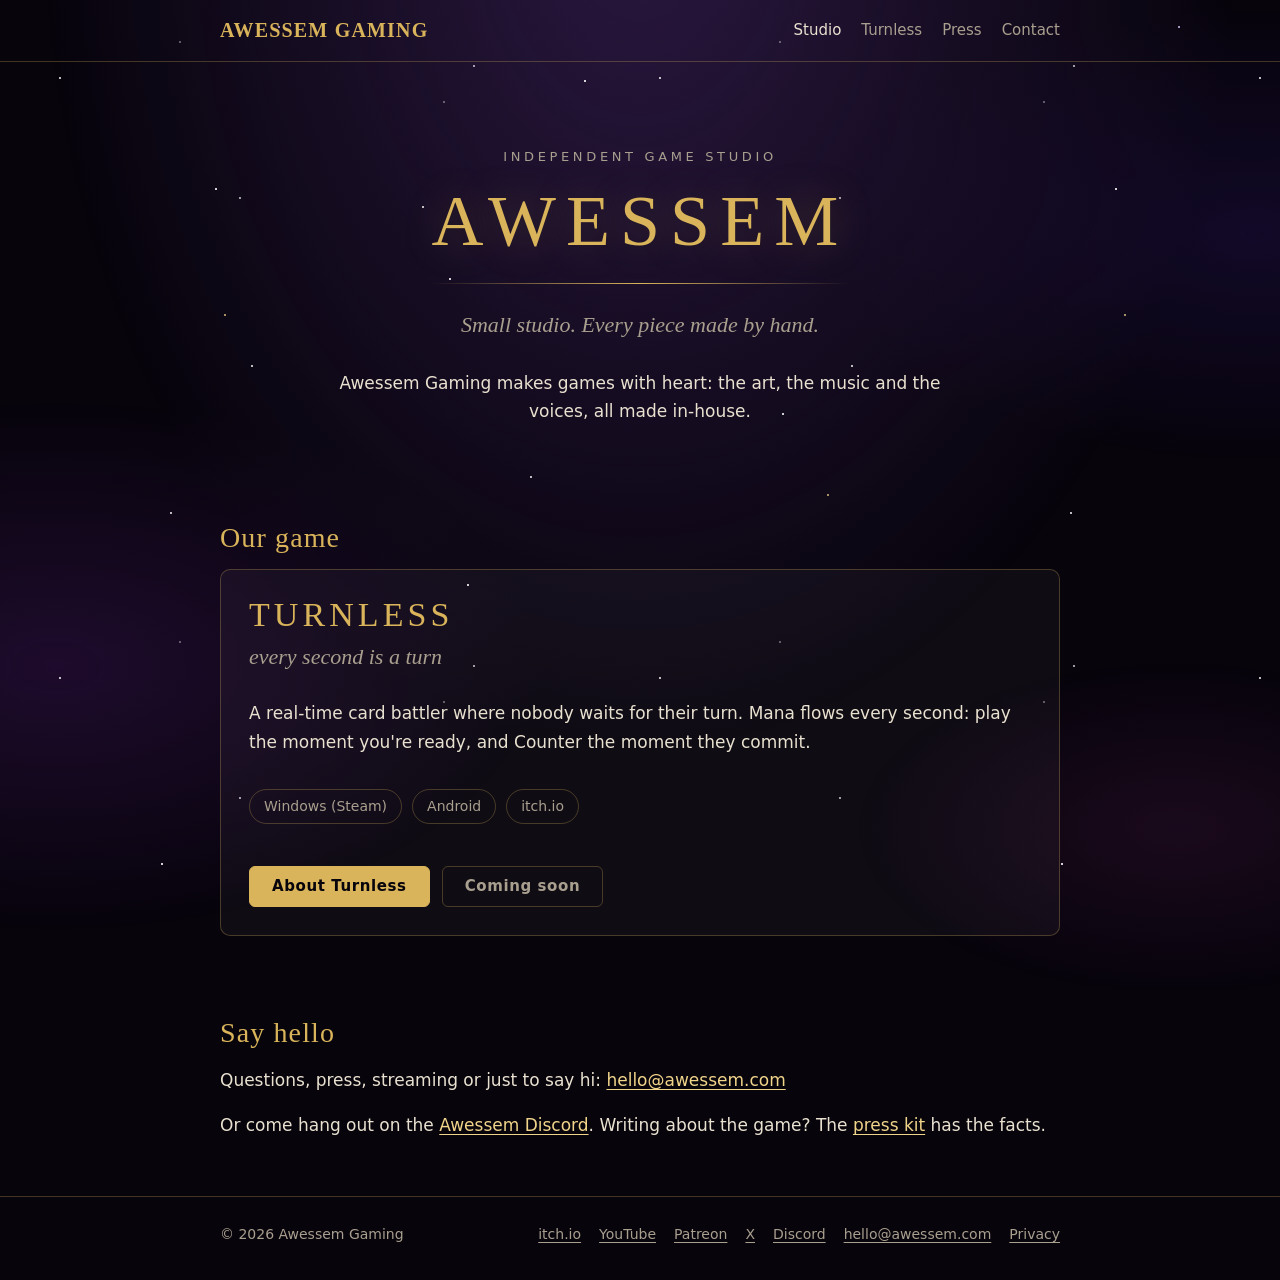
<file: index.html>
<!doctype html>
<html lang="en">
<head>
<meta charset="utf-8">
<meta name="viewport" content="width=device-width, initial-scale=1">
<title>Awessem Gaming</title>
<meta name="description" content="Awessem Gaming is a small independent game studio. Now making Turnless, a real-time card battler.">
<meta property="og:title" content="Awessem Gaming">
<meta property="og:description" content="Awessem Gaming is a small independent game studio. Now making Turnless, a real-time card battler.">
<meta property="og:type" content="website">
<meta http-equiv="Content-Security-Policy" content="default-src 'self'; img-src 'self' data:; style-src 'self'; script-src 'none'; object-src 'none'; base-uri 'self'; form-action 'none'; frame-src https://www.youtube-nocookie.com">
<meta name="referrer" content="strict-origin-when-cross-origin">
<meta property="og:url" content="https://awessem.com/">
<meta property="og:site_name" content="Awessem Gaming">
<meta property="og:image" content="https://awessem.com/share.png">
<meta property="og:image:width" content="1200">
<meta property="og:image:height" content="630">
<meta property="og:image:alt" content="TURNLESS, every second is a turn. Awessem Gaming.">
<meta name="twitter:card" content="summary_large_image">
<meta name="theme-color" content="#07040c">
<link rel="icon" href="data:image/svg+xml,%3Csvg xmlns='http://www.w3.org/2000/svg' viewBox='0 0 64 64'%3E%3Crect width='64' height='64' rx='12' fill='%2307040c'/%3E%3Ctext x='32' y='45' font-family='Georgia,serif' font-size='40' text-anchor='middle' fill='%23d9b45a'%3EA%3C/text%3E%3C/svg%3E">
<link rel="stylesheet" href="/style.css">
</head>
<body>
<div class="meteors" aria-hidden="true"><i></i><i></i><i></i><i></i></div>
<header class="top"><div class="wrap">
  <a class="brand" href="/">AWESSEM GAMING</a>
  <nav class="nav" aria-label="Main">
    <a href="/" aria-current="page">Studio</a>
    <a href="/turnless/">Turnless</a>
    <a href="/press/">Press</a>
    <a href="mailto:hello@awessem.com">Contact</a>
  </nav>
</div></header>
<main>
<div class="wrap">
  <section class="hero">
    <p class="eyebrow">Independent game studio</p>
    <h1 class="wordmark wordmark-studio">AWESSEM</h1>
    <div class="rule"></div>
    <p class="tagline">Small studio. Every piece made by hand.</p>
    <p class="lead">Awessem Gaming makes games with heart: the art, the music and the voices, all made in-house.</p>
  </section>

  <section id="games" aria-labelledby="games-h">
    <h2 id="games-h">Our game</h2>
    <div class="card">
      <p class="title">TURNLESS</p>
      <p class="tagline left">every second is a turn</p>
      <p>A real-time card battler where nobody waits for their turn. Mana flows every second: play the moment you're ready, and Counter the moment they commit.</p>
      <div class="platforms"><span class="chip">Windows (Steam)</span><span class="chip">Android</span><span class="chip">itch.io</span></div>
      <div class="actions start">
        <a class="btn" href="/turnless/">About Turnless</a>
        <span class="btn soon">Coming soon</span>
      </div>
    </div>
  </section>

  <section id="contact" aria-labelledby="contact-h">
    <h2 id="contact-h">Say hello</h2>
    <p>Questions, press, streaming or just to say hi: <a href="mailto:hello@awessem.com">hello@awessem.com</a></p>
    <p>Or come hang out on the <a href="https://discord.gg/CsP2D9WRH">Awessem Discord</a>. Writing about the game? The <a href="/press/">press kit</a> has the facts.</p>
  </section>
</div>
</main>
<footer><div class="wrap">
  <span>&copy; 2026 Awessem Gaming</span>
  <nav aria-label="Footer">
    <a href="https://awessem.itch.io" rel="me">itch.io</a>
    <a href="https://www.youtube.com/@awessem" rel="me">YouTube</a>
    <a href="https://www.patreon.com/c/awessem" rel="me">Patreon</a>
    <a href="https://x.com/AwessemGaming" rel="me">X</a>
    <a href="https://discord.gg/CsP2D9WRH" rel="me">Discord</a>
    <a href="mailto:hello@awessem.com">hello@awessem.com</a>
    <a href="/privacy.html">Privacy</a>
  </nav>
</div></footer>
</body>
</html>
</file>
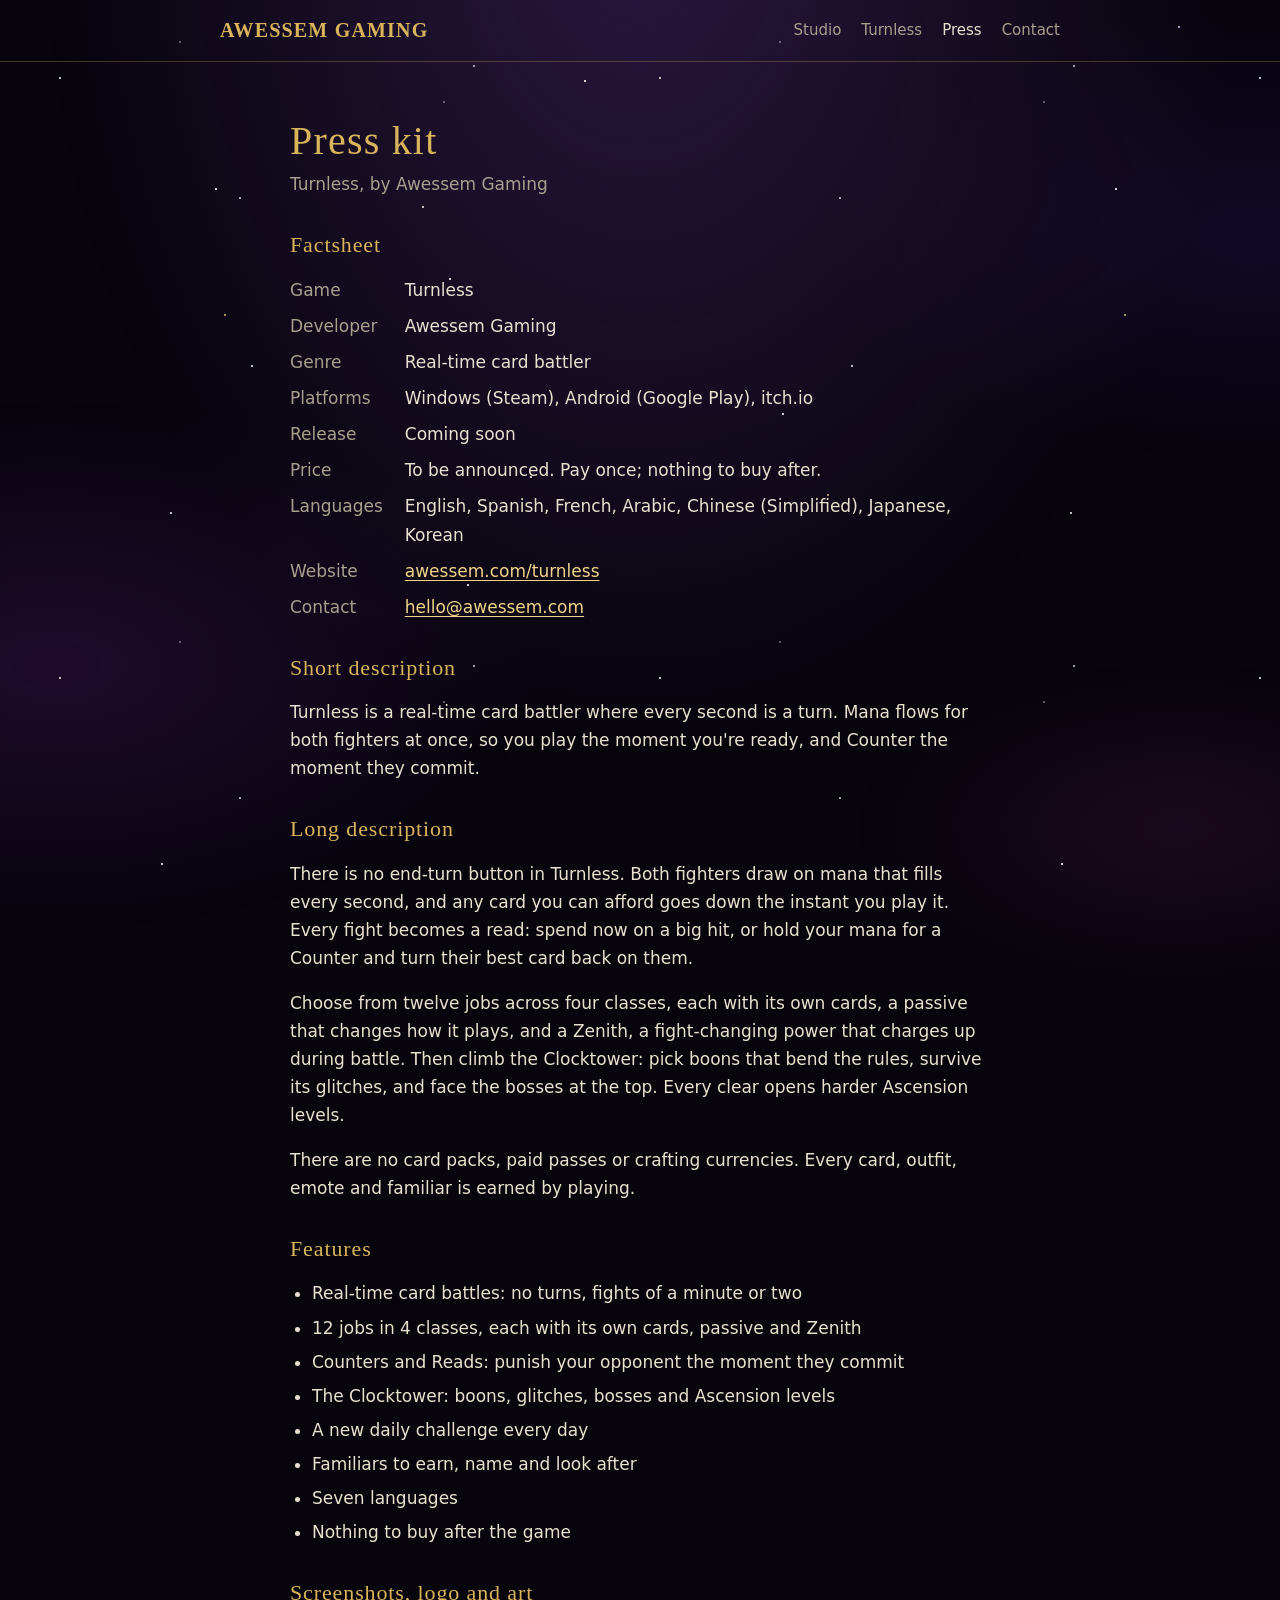
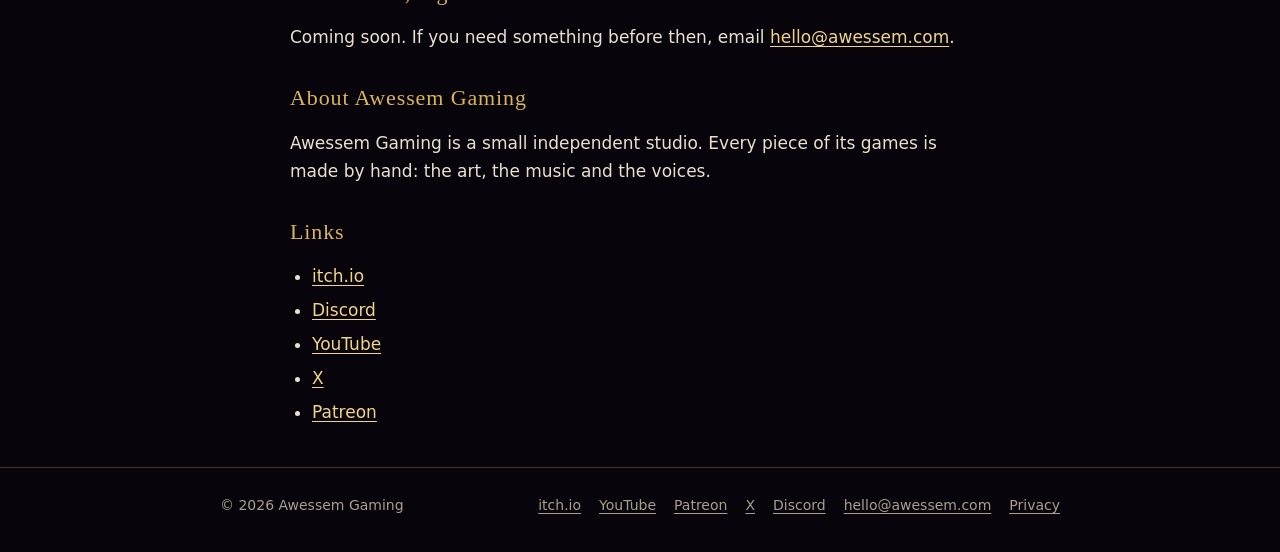
<file: press/index.html>
<!doctype html>
<html lang="en">
<head>
<meta charset="utf-8">
<meta name="viewport" content="width=device-width, initial-scale=1">
<title>Press kit — Awessem Gaming</title>
<meta name="description" content="Facts, description and contact for writers, streamers and video makers covering Turnless and Awessem Gaming.">
<meta property="og:title" content="Press kit — Awessem Gaming">
<meta property="og:description" content="Facts, description and contact for writers, streamers and video makers covering Turnless and Awessem Gaming.">
<meta property="og:type" content="website">
<meta http-equiv="Content-Security-Policy" content="default-src 'self'; img-src 'self' data:; style-src 'self'; script-src 'none'; object-src 'none'; base-uri 'self'; form-action 'none'; frame-src https://www.youtube-nocookie.com">
<meta name="referrer" content="strict-origin-when-cross-origin">
<meta property="og:url" content="https://awessem.com/press/">
<meta property="og:site_name" content="Awessem Gaming">
<meta property="og:image" content="https://awessem.com/share.png">
<meta property="og:image:width" content="1200">
<meta property="og:image:height" content="630">
<meta property="og:image:alt" content="TURNLESS, every second is a turn. Awessem Gaming.">
<meta name="twitter:card" content="summary_large_image">
<meta name="theme-color" content="#07040c">
<link rel="icon" href="data:image/svg+xml,%3Csvg xmlns='http://www.w3.org/2000/svg' viewBox='0 0 64 64'%3E%3Crect width='64' height='64' rx='12' fill='%2307040c'/%3E%3Ctext x='32' y='45' font-family='Georgia,serif' font-size='40' text-anchor='middle' fill='%23d9b45a'%3EA%3C/text%3E%3C/svg%3E">
<link rel="stylesheet" href="/style.css">
</head>
<body>
<div class="meteors" aria-hidden="true"><i></i><i></i><i></i><i></i></div>
<header class="top"><div class="wrap">
  <a class="brand" href="/">AWESSEM GAMING</a>
  <nav class="nav" aria-label="Main">
    <a href="/">Studio</a>
    <a href="/turnless/">Turnless</a>
    <a href="/press/" aria-current="page">Press</a>
    <a href="mailto:hello@awessem.com">Contact</a>
  </nav>
</div></header>
<main>
<div class="wrap prose">
  <h1>Press kit</h1>
  <p class="date">Turnless, by Awessem Gaming</p>

  <h2>Factsheet</h2>
  <dl class="facts">
    <dt>Game</dt><dd>Turnless</dd>
    <dt>Developer</dt><dd>Awessem Gaming</dd>
    <dt>Genre</dt><dd>Real-time card battler</dd>
    <dt>Platforms</dt><dd>Windows (Steam), Android (Google Play), itch.io</dd>
    <dt>Release</dt><dd>Coming soon</dd>
    <dt>Price</dt><dd>To be announced. Pay once; nothing to buy after.</dd>
    <dt>Languages</dt><dd>English, Spanish, French, Arabic, Chinese (Simplified), Japanese, Korean</dd>
    <dt>Website</dt><dd><a href="https://awessem.com/turnless/">awessem.com/turnless</a></dd>
    <dt>Contact</dt><dd><a href="mailto:hello@awessem.com">hello@awessem.com</a></dd>
  </dl>

  <h2>Short description</h2>
  <p>Turnless is a real-time card battler where every second is a turn. Mana flows for both fighters at once, so you play the moment you're ready, and Counter the moment they commit.</p>

  <h2>Long description</h2>
  <p>There is no end-turn button in Turnless. Both fighters draw on mana that fills every second, and any card you can afford goes down the instant you play it. Every fight becomes a read: spend now on a big hit, or hold your mana for a Counter and turn their best card back on them.</p>
  <p>Choose from twelve jobs across four classes, each with its own cards, a passive that changes how it plays, and a Zenith, a fight-changing power that charges up during battle. Then climb the Clocktower: pick boons that bend the rules, survive its glitches, and face the bosses at the top. Every clear opens harder Ascension levels.</p>
  <p>There are no card packs, paid passes or crafting currencies. Every card, outfit, emote and familiar is earned by playing.</p>

  <h2>Features</h2>
  <ul>
    <li>Real-time card battles: no turns, fights of a minute or two</li>
    <li>12 jobs in 4 classes, each with its own cards, passive and Zenith</li>
    <li>Counters and Reads: punish your opponent the moment they commit</li>
    <li>The Clocktower: boons, glitches, bosses and Ascension levels</li>
    <li>A new daily challenge every day</li>
    <li>Familiars to earn, name and look after</li>
    <li>Seven languages</li>
    <li>Nothing to buy after the game</li>
  </ul>

  <h2>Screenshots, logo and art</h2>
  <p>Coming soon. If you need something before then, email <a href="mailto:hello@awessem.com">hello@awessem.com</a>.</p>

  <h2>About Awessem Gaming</h2>
  <p>Awessem Gaming is a small independent studio. Every piece of its games is made by hand: the art, the music and the voices.</p>

  <h2>Links</h2>
  <ul>
    <li><a href="https://awessem.itch.io">itch.io</a></li>
    <li><a href="https://discord.gg/CsP2D9WRH">Discord</a></li>
    <li><a href="https://www.youtube.com/@awessem">YouTube</a></li>
    <li><a href="https://x.com/AwessemGaming">X</a></li>
    <li><a href="https://www.patreon.com/c/awessem">Patreon</a></li>
  </ul>
</div>
</main>
<footer><div class="wrap">
  <span>&copy; 2026 Awessem Gaming</span>
  <nav aria-label="Footer">
    <a href="https://awessem.itch.io" rel="me">itch.io</a>
    <a href="https://www.youtube.com/@awessem" rel="me">YouTube</a>
    <a href="https://www.patreon.com/c/awessem" rel="me">Patreon</a>
    <a href="https://x.com/AwessemGaming" rel="me">X</a>
    <a href="https://discord.gg/CsP2D9WRH" rel="me">Discord</a>
    <a href="mailto:hello@awessem.com">hello@awessem.com</a>
    <a href="/privacy.html">Privacy</a>
  </nav>
</div></footer>
</body>
</html>
</file>
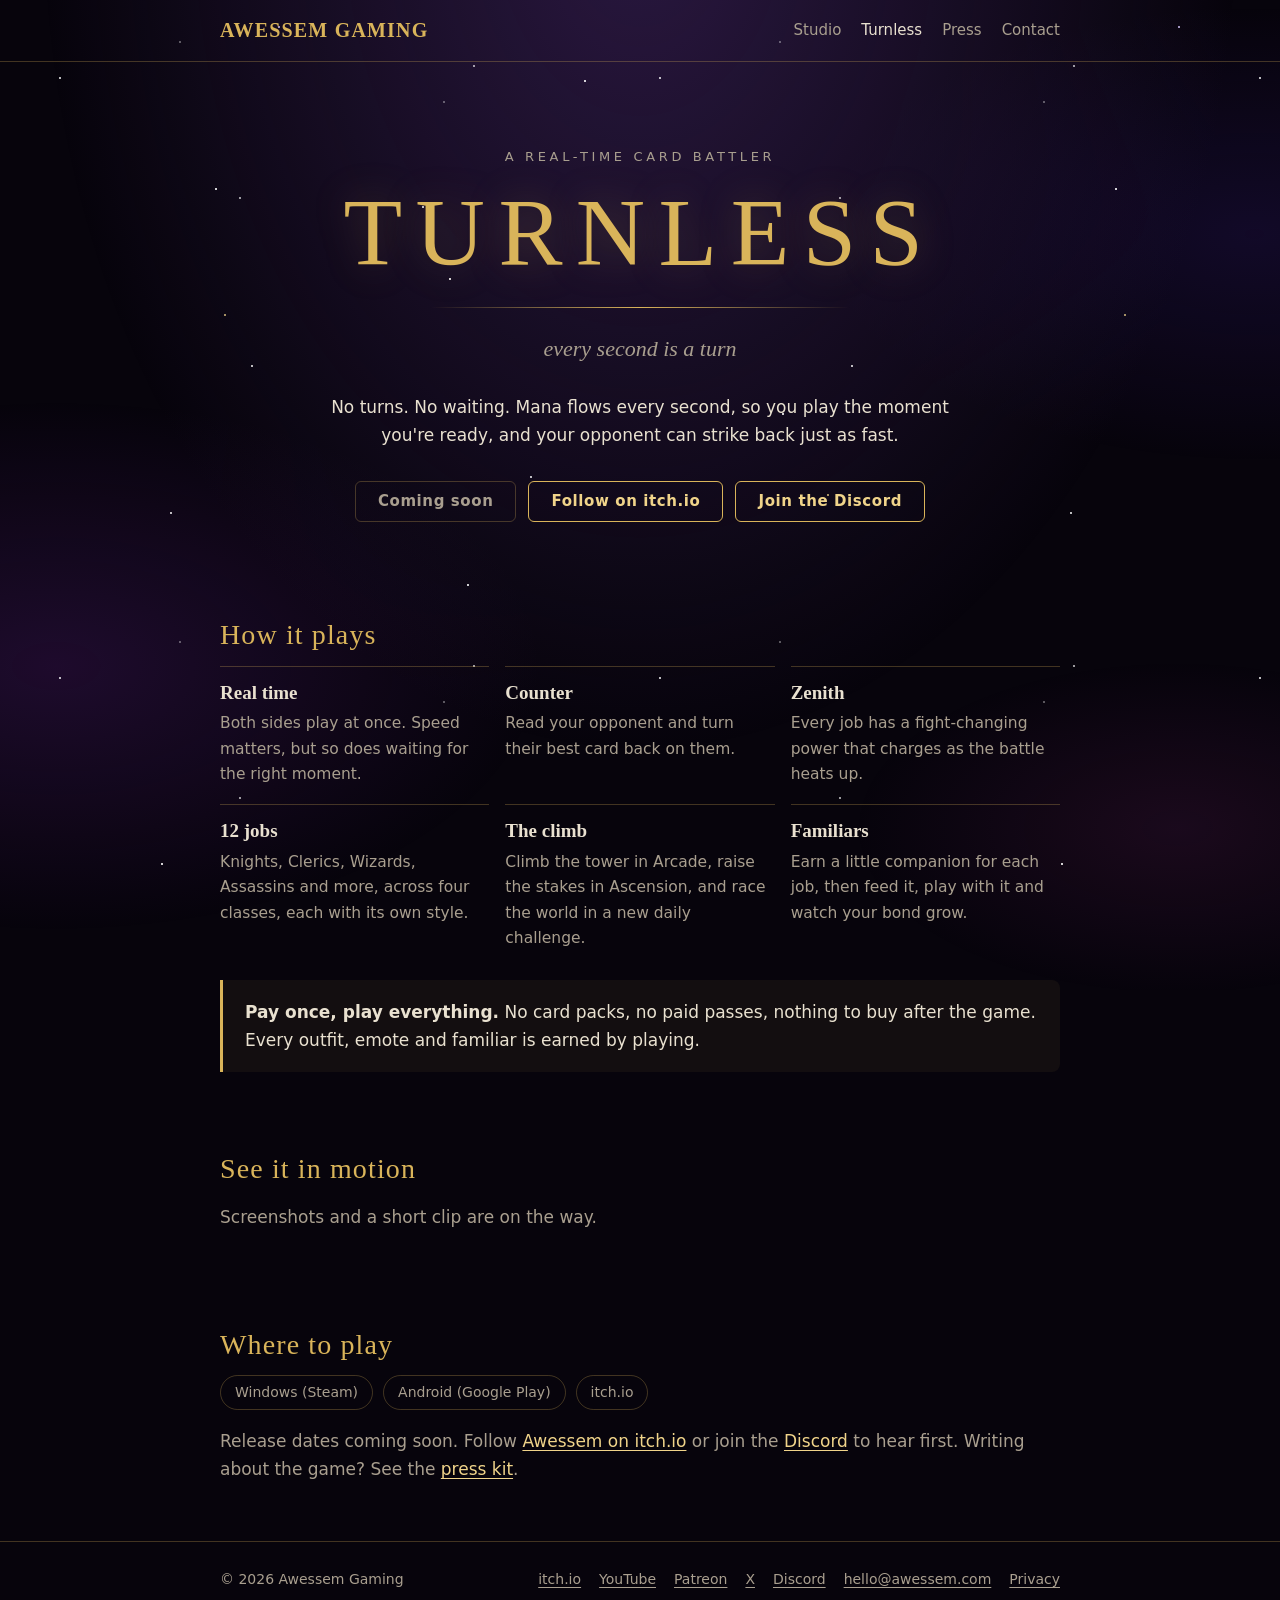
<file: turnless/index.html>
<!doctype html>
<html lang="en">
<head>
<meta charset="utf-8">
<meta name="viewport" content="width=device-width, initial-scale=1">
<title>Turnless — Awessem Gaming</title>
<meta name="description" content="Turnless is a real-time card battler: no turns, no waiting. Coming to Windows (Steam), Android and itch.io.">
<meta property="og:title" content="Turnless — Awessem Gaming">
<meta property="og:description" content="Turnless is a real-time card battler: no turns, no waiting. Coming to Windows (Steam), Android and itch.io.">
<meta property="og:type" content="website">
<meta http-equiv="Content-Security-Policy" content="default-src 'self'; img-src 'self' data:; style-src 'self'; script-src 'none'; object-src 'none'; base-uri 'self'; form-action 'none'; frame-src https://www.youtube-nocookie.com">
<meta name="referrer" content="strict-origin-when-cross-origin">
<meta property="og:url" content="https://awessem.com/turnless/">
<meta property="og:site_name" content="Awessem Gaming">
<meta property="og:image" content="https://awessem.com/share.png">
<meta property="og:image:width" content="1200">
<meta property="og:image:height" content="630">
<meta property="og:image:alt" content="TURNLESS, every second is a turn. Awessem Gaming.">
<meta name="twitter:card" content="summary_large_image">
<meta name="theme-color" content="#07040c">
<link rel="icon" href="data:image/svg+xml,%3Csvg xmlns='http://www.w3.org/2000/svg' viewBox='0 0 64 64'%3E%3Crect width='64' height='64' rx='12' fill='%2307040c'/%3E%3Ctext x='32' y='45' font-family='Georgia,serif' font-size='40' text-anchor='middle' fill='%23d9b45a'%3EA%3C/text%3E%3C/svg%3E">
<link rel="stylesheet" href="/style.css">
</head>
<body>
<div class="meteors" aria-hidden="true"><i></i><i></i><i></i><i></i></div>
<header class="top"><div class="wrap">
  <a class="brand" href="/">AWESSEM GAMING</a>
  <nav class="nav" aria-label="Main">
    <a href="/">Studio</a>
    <a href="/turnless/" aria-current="page">Turnless</a>
    <a href="/press/">Press</a>
    <a href="mailto:hello@awessem.com">Contact</a>
  </nav>
</div></header>
<main>
<div class="wrap">
  <section class="hero">
    <p class="eyebrow">A real-time card battler</p>
    <h1 class="wordmark">TURNLESS</h1>
    <div class="rule"></div>
    <p class="tagline">every second is a turn</p>
    <p class="lead">No turns. No waiting. Mana flows every second, so you play the moment you're ready, and your opponent can strike back just as fast.</p>
    <div class="actions">
      <span class="btn soon">Coming soon</span>
      <a class="btn ghost" href="https://awessem.itch.io">Follow on itch.io</a>
      <a class="btn ghost" href="https://discord.gg/CsP2D9WRH">Join the Discord</a>
    </div>
  </section>

  <section aria-labelledby="play-h">
    <h2 id="play-h">How it plays</h2>
    <div class="grid">
      <div class="feature"><h3>Real time</h3><p>Both sides play at once. Speed matters, but so does waiting for the right moment.</p></div>
      <div class="feature"><h3>Counter</h3><p>Read your opponent and turn their best card back on them.</p></div>
      <div class="feature"><h3>Zenith</h3><p>Every job has a fight-changing power that charges as the battle heats up.</p></div>
      <div class="feature"><h3>12 jobs</h3><p>Knights, Clerics, Wizards, Assassins and more, across four classes, each with its own style.</p></div>
      <div class="feature"><h3>The climb</h3><p>Climb the tower in Arcade, raise the stakes in Ascension, and race the world in a new daily challenge.</p></div>
      <div class="feature"><h3>Familiars</h3><p>Earn a little companion for each job, then feed it, play with it and watch your bond grow.</p></div>
    </div>
    <div class="promise">
      <p><strong>Pay once, play everything.</strong> No card packs, no paid passes, nothing to buy after the game. Every outfit, emote and familiar is earned by playing.</p>
    </div>
  </section>

  <section aria-labelledby="see-h">
    <h2 id="see-h">See it in motion</h2>
    <p class="muted">Screenshots and a short clip are on the way.</p>
    <!-- SCREENSHOTS: put your pictures in /turnless/shots/ (1920x1080 PNG or JPG, names shot1.png to shot4.png),
         then delete the line above and the two comment markers around the block below.
    <div class="shots">
      <a href="/turnless/shots/shot1.png"><img src="/turnless/shots/shot1.png" alt="A fight in Turnless: both fighters, a card landing" loading="lazy" width="1920" height="1080"></a>
      <a href="/turnless/shots/shot2.png"><img src="/turnless/shots/shot2.png" alt="A Counter turning the enemy's card back on them" loading="lazy" width="1920" height="1080"></a>
      <a href="/turnless/shots/shot3.png"><img src="/turnless/shots/shot3.png" alt="A Zenith power going off" loading="lazy" width="1920" height="1080"></a>
      <a href="/turnless/shots/shot4.png"><img src="/turnless/shots/shot4.png" alt="The Clocktower" loading="lazy" width="1920" height="1080"></a>
    </div>
    -->
    <!-- TRAILER: paste your YouTube video's ID in place of VIDEO_ID and remove the comment markers.
    <div class="video"><iframe src="https://www.youtube-nocookie.com/embed/VIDEO_ID" title="Turnless trailer" allow="encrypted-media; picture-in-picture" allowfullscreen loading="lazy"></iframe></div>
    -->
  </section>

  <section aria-labelledby="where-h">
    <h2 id="where-h">Where to play</h2>
    <div class="platforms"><span class="chip">Windows (Steam)</span><span class="chip">Android (Google Play)</span><span class="chip">itch.io</span></div>
    <p class="muted">Release dates coming soon. Follow <a href="https://awessem.itch.io">Awessem on itch.io</a> or join the <a href="https://discord.gg/CsP2D9WRH">Discord</a> to hear first. Writing about the game? See the <a href="/press/">press kit</a>.</p>
  </section>
</div>
</main>
<footer><div class="wrap">
  <span>&copy; 2026 Awessem Gaming</span>
  <nav aria-label="Footer">
    <a href="https://awessem.itch.io" rel="me">itch.io</a>
    <a href="https://www.youtube.com/@awessem" rel="me">YouTube</a>
    <a href="https://www.patreon.com/c/awessem" rel="me">Patreon</a>
    <a href="https://x.com/AwessemGaming" rel="me">X</a>
    <a href="https://discord.gg/CsP2D9WRH" rel="me">Discord</a>
    <a href="mailto:hello@awessem.com">hello@awessem.com</a>
    <a href="/privacy.html">Privacy</a>
  </nav>
</div></footer>
</body>
</html>
</file>
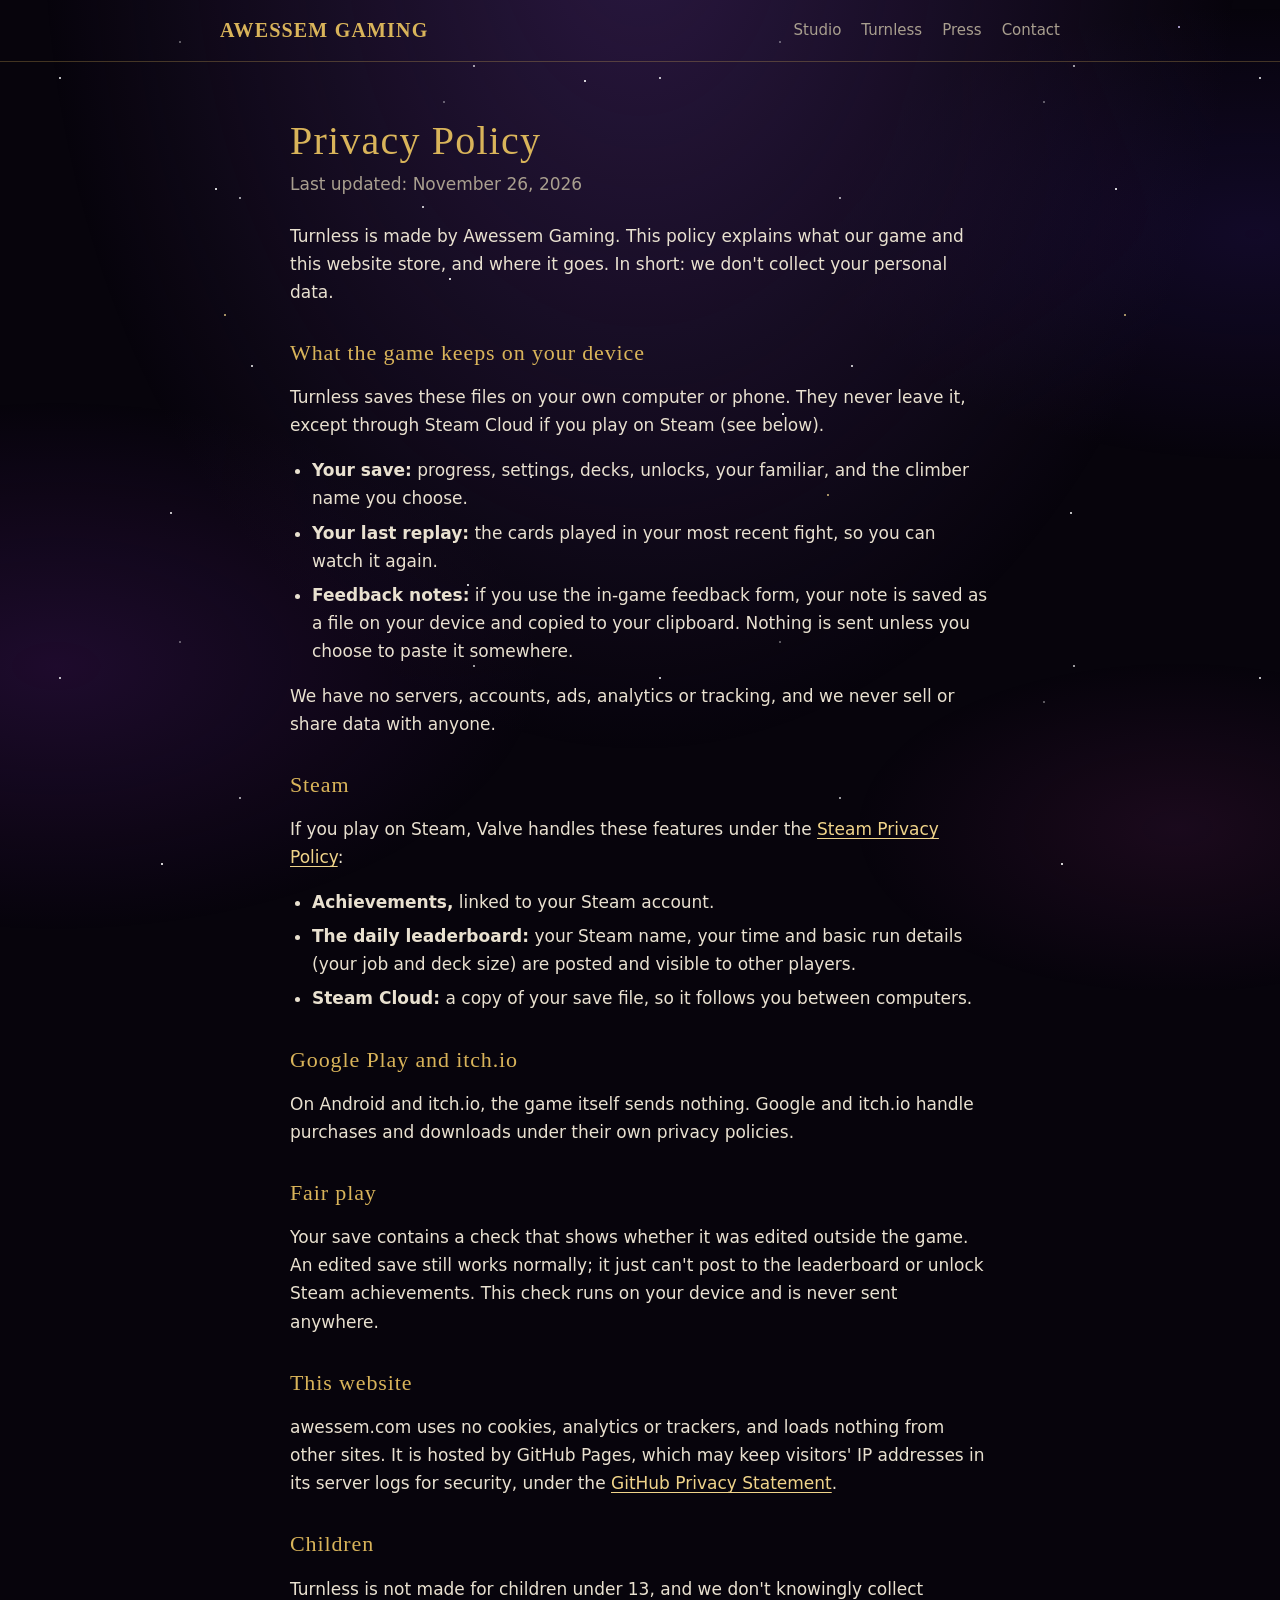
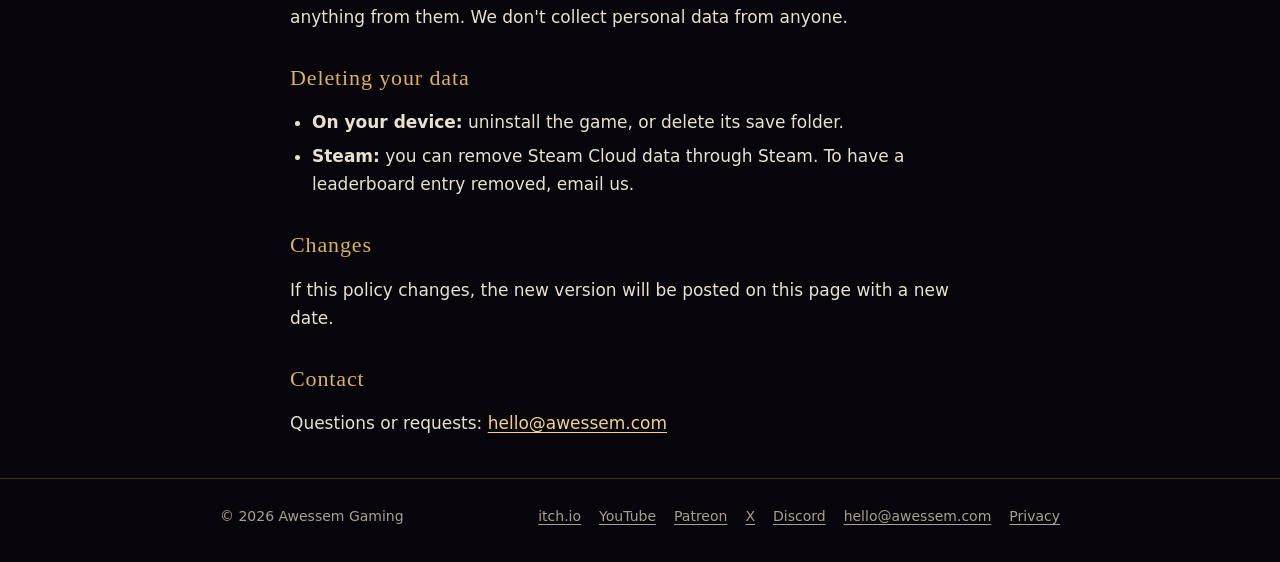
<file: privacy.html>
<!doctype html>
<html lang="en">
<head>
<meta charset="utf-8">
<meta name="viewport" content="width=device-width, initial-scale=1">
<title>Privacy Policy — Awessem Gaming</title>
<meta name="description" content="How Awessem Gaming games and this website handle your data: in short, we collect none.">
<meta property="og:title" content="Privacy Policy — Awessem Gaming">
<meta property="og:description" content="How Awessem Gaming games and this website handle your data: in short, we collect none.">
<meta property="og:type" content="website">
<meta http-equiv="Content-Security-Policy" content="default-src 'self'; img-src 'self' data:; style-src 'self'; script-src 'none'; object-src 'none'; base-uri 'self'; form-action 'none'; frame-src https://www.youtube-nocookie.com">
<meta name="referrer" content="strict-origin-when-cross-origin">
<meta property="og:url" content="https://awessem.com/privacy.html">
<meta property="og:site_name" content="Awessem Gaming">
<meta property="og:image" content="https://awessem.com/share.png">
<meta property="og:image:width" content="1200">
<meta property="og:image:height" content="630">
<meta property="og:image:alt" content="TURNLESS, every second is a turn. Awessem Gaming.">
<meta name="twitter:card" content="summary_large_image">
<meta name="theme-color" content="#07040c">
<link rel="icon" href="data:image/svg+xml,%3Csvg xmlns='http://www.w3.org/2000/svg' viewBox='0 0 64 64'%3E%3Crect width='64' height='64' rx='12' fill='%2307040c'/%3E%3Ctext x='32' y='45' font-family='Georgia,serif' font-size='40' text-anchor='middle' fill='%23d9b45a'%3EA%3C/text%3E%3C/svg%3E">
<link rel="stylesheet" href="/style.css">
</head>
<body>
<div class="meteors" aria-hidden="true"><i></i><i></i><i></i><i></i></div>
<header class="top"><div class="wrap">
  <a class="brand" href="/">AWESSEM GAMING</a>
  <nav class="nav" aria-label="Main">
    <a href="/">Studio</a>
    <a href="/turnless/">Turnless</a>
    <a href="/press/">Press</a>
    <a href="mailto:hello@awessem.com">Contact</a>
  </nav>
</div></header>
<main>
<div class="wrap prose">
  <h1>Privacy Policy</h1>
  <p class="date">Last updated: November 26, 2026</p>
  <p>Turnless is made by Awessem Gaming. This policy explains what our game and this website store, and where it goes. In short: we don't collect your personal data.</p>

  <h2>What the game keeps on your device</h2>
  <p>Turnless saves these files on your own computer or phone. They never leave it, except through Steam Cloud if you play on Steam (see below).</p>
  <ul>
    <li><strong>Your save:</strong> progress, settings, decks, unlocks, your familiar, and the climber name you choose.</li>
    <li><strong>Your last replay:</strong> the cards played in your most recent fight, so you can watch it again.</li>
    <li><strong>Feedback notes:</strong> if you use the in-game feedback form, your note is saved as a file on your device and copied to your clipboard. Nothing is sent unless you choose to paste it somewhere.</li>
  </ul>
  <p>We have no servers, accounts, ads, analytics or tracking, and we never sell or share data with anyone.</p>

  <h2>Steam</h2>
  <p>If you play on Steam, Valve handles these features under the <a href="https://store.steampowered.com/privacy_agreement/">Steam Privacy Policy</a>:</p>
  <ul>
    <li><strong>Achievements,</strong> linked to your Steam account.</li>
    <li><strong>The daily leaderboard:</strong> your Steam name, your time and basic run details (your job and deck size) are posted and visible to other players.</li>
    <li><strong>Steam Cloud:</strong> a copy of your save file, so it follows you between computers.</li>
  </ul>

  <h2>Google Play and itch.io</h2>
  <p>On Android and itch.io, the game itself sends nothing. Google and itch.io handle purchases and downloads under their own privacy policies.</p>

  <h2>Fair play</h2>
  <p>Your save contains a check that shows whether it was edited outside the game. An edited save still works normally; it just can't post to the leaderboard or unlock Steam achievements. This check runs on your device and is never sent anywhere.</p>

  <h2>This website</h2>
  <p>awessem.com uses no cookies, analytics or trackers, and loads nothing from other sites. It is hosted by GitHub Pages, which may keep visitors' IP addresses in its server logs for security, under the <a href="https://docs.github.com/en/site-policy/privacy-policies/github-general-privacy-statement">GitHub Privacy Statement</a>.</p>

  <h2>Children</h2>
  <p>Turnless is not made for children under 13, and we don't knowingly collect anything from them. We don't collect personal data from anyone.</p>

  <h2>Deleting your data</h2>
  <ul>
    <li><strong>On your device:</strong> uninstall the game, or delete its save folder.</li>
    <li><strong>Steam:</strong> you can remove Steam Cloud data through Steam. To have a leaderboard entry removed, email us.</li>
  </ul>

  <h2>Changes</h2>
  <p>If this policy changes, the new version will be posted on this page with a new date.</p>

  <h2>Contact</h2>
  <p>Questions or requests: <a href="mailto:hello@awessem.com">hello@awessem.com</a></p>
</div>
</main>
<footer><div class="wrap">
  <span>&copy; 2026 Awessem Gaming</span>
  <nav aria-label="Footer">
    <a href="https://awessem.itch.io" rel="me">itch.io</a>
    <a href="https://www.youtube.com/@awessem" rel="me">YouTube</a>
    <a href="https://www.patreon.com/c/awessem" rel="me">Patreon</a>
    <a href="https://x.com/AwessemGaming" rel="me">X</a>
    <a href="https://discord.gg/CsP2D9WRH" rel="me">Discord</a>
    <a href="mailto:hello@awessem.com">hello@awessem.com</a>
    <a href="/privacy.html">Privacy</a>
  </nav>
</div></footer>
</body>
</html>
</file>
<file: style.css>
/* awessem.com: one stylesheet for every page. No web fonts, cookies or trackers: nothing loads from anywhere else. */
:root {
  --night: #07040c;
  --night-2: #120b1c;
  --panel: rgba(255, 255, 255, 0.035);
  --line: rgba(217, 180, 90, 0.28);
  --gilt: #d9b45a;
  --gilt-bright: #f0d48a;
  --parchment: #e9e1d0;
  --muted: #a99f8f;
  --violet: #8b6cc7;
  --serif: "Iowan Old Style", "Palatino Linotype", Palatino, "Book Antiqua", Georgia, serif;
  --sans: system-ui, -apple-system, "Segoe UI", Roboto, sans-serif;
}
* { box-sizing: border-box; }
html { scroll-behavior: smooth; }
body {
  margin: 0;
  background: var(--night);
  color: var(--parchment);
  font: 17px/1.65 var(--sans);
  min-height: 100vh;
  display: flex;
  flex-direction: column;
}
/* the night sky, drawn with CSS and moving slowly: a far layer of tiny stars drifting one way, a nearer layer
   drifting a little faster and twinkling, nebula glows that breathe, and now and then a shooting star.
   Only transform and opacity animate, so phones stay smooth. Reduce Motion (the system setting) stills it all. */
html { background: var(--night); }
body { background: transparent; }
html::before, body::before, body::after {
  content: ""; position: fixed; pointer-events: none; z-index: -1;
}
html::before {   /* nebulae and the glow at the top */
  inset: -10%;
  background:
    radial-gradient(ellipse at 50% 0%, #2a1840 0%, transparent 55%),
    radial-gradient(ellipse 45% 35% at 12% 70%, rgba(90, 30, 130, 0.28), transparent 70%),
    radial-gradient(ellipse 40% 30% at 90% 30%, rgba(50, 25, 120, 0.26), transparent 70%),
    radial-gradient(ellipse 30% 22% at 85% 85%, rgba(130, 40, 115, 0.16), transparent 70%);
  animation: nebula 70s ease-in-out infinite alternate;
}
body::before {   /* far stars: one 600px tile, drifting left by exactly one tile, so the loop never shows a seam */
  top: 0; left: 0; width: calc(100% + 600px); height: 100%;
  background:
    radial-gradient(1px 1px at 52% 85%, #fff7 50%, transparent 51%),
    radial-gradient(1px 1px at 70% 14%, #fff5 50%, transparent 51%),
    radial-gradient(1px 1px at 66% 29%, #fff5 50%, transparent 51%),
    radial-gradient(1px 1px at 57% 55%, #fff5 50%, transparent 51%),
    radial-gradient(1px 1px at 13% 72%, #fff7 50%, transparent 51%),
    radial-gradient(1.5px 1.5px at 74% 17%, #fff5 50%, transparent 51%),
    radial-gradient(1px 1px at 75% 76%, #fff5 50%, transparent 51%),
    radial-gradient(1.5px 1.5px at 30% 7%, #fff5 50%, transparent 51%),
    radial-gradient(1px 1px at 55% 20%, #fff9 50%, transparent 51%),
    radial-gradient(1px 1px at 73% 89%, #fff9 50%, transparent 51%),
    radial-gradient(1px 1px at 76% 75%, #fff5 50%, transparent 51%),
    radial-gradient(1px 1px at 14% 72%, #fff9 50%, transparent 51%),
    radial-gradient(1px 1px at 81% 28%, #fff5 50%, transparent 51%),
    radial-gradient(1.5px 1.5px at 42% 61%, #fffb 50%, transparent 51%),
    radial-gradient(1.5px 1.5px at 40% 33%, #fff9 50%, transparent 51%),
    radial-gradient(1px 1px at 12% 75%, #fff7 50%, transparent 51%),
    radial-gradient(1px 1px at 45% 95%, #fffb 50%, transparent 51%),
    radial-gradient(1.5px 1.5px at 79% 11%, #fff9 50%, transparent 51%),
    radial-gradient(1px 1px at 23% 98%, #fffb 50%, transparent 51%),
    radial-gradient(1px 1px at 64% 55%, #fff7 50%, transparent 51%),
    radial-gradient(1px 1px at 73% 75%, #fff5 50%, transparent 51%),
    radial-gradient(1px 1px at 90% 46%, #fff9 50%, transparent 51%),
    radial-gradient(1.5px 1.5px at 10% 13%, #fffb 50%, transparent 51%),
    radial-gradient(1px 1px at 91% 87%, #fffb 50%, transparent 51%),
    radial-gradient(1px 1px at 95% 91%, #fff5 50%, transparent 51%),
    radial-gradient(1px 1px at 38% 93%, #fffb 50%, transparent 51%);
  background-size: 600px 600px;
  animation: drift-far 420s linear infinite;
}
body::after {    /* nearer stars, a little larger and warmer, drifting faster and twinkling */
  top: 0; left: 0; width: calc(100% + 900px); height: 100%;
  background:
    radial-gradient(2px 2px at 87% 46%, #fffc 50%, transparent 51%),
    radial-gradient(2px 2px at 47% 23%, #fffb 50%, transparent 51%),
    radial-gradient(1.5px 1.5px at 65% 9%, #ffffffd0 50%, transparent 51%),
    radial-gradient(2px 2px at 18% 96%, #ffffffd0 50%, transparent 51%),
    radial-gradient(2px 2px at 52% 65%, #fffc 50%, transparent 51%),
    radial-gradient(1.5px 1.5px at 59% 53%, #fffb 50%, transparent 51%),
    radial-gradient(2px 2px at 19% 57%, #fffb 50%, transparent 51%),
    radial-gradient(2px 2px at 92% 55%, #f0d48aaa 50%, transparent 51%),
    radial-gradient(1.5px 1.5px at 50% 31%, #ffffffd0 50%, transparent 51%),
    radial-gradient(1.5px 1.5px at 24% 21%, #ffffffd0 50%, transparent 51%),
    radial-gradient(1.5px 1.5px at 31% 3%, #d8c8ffbb 50%, transparent 51%),
    radial-gradient(1.5px 1.5px at 25% 35%, #f0d48aaa 50%, transparent 51%);
  background-size: 900px 900px;
  animation: drift-near 300s linear infinite, twinkle 7s ease-in-out infinite alternate;
}
/* shooting stars: four of them, each from its own spot in its own direction, on cycles of different lengths
   (prime numbers of seconds), so the pattern almost never repeats. The bright head leads, the tail trails. */
.meteors { position: fixed; inset: 0; pointer-events: none; z-index: -1; overflow: hidden; }
.meteors i {
  position: absolute; width: 170px; height: 2px; border-radius: 2px;
  background: linear-gradient(90deg, transparent, rgba(255, 244, 214, 0.95));
  opacity: 0; transform-origin: 100% 50%;
  animation: shoot var(--every) linear infinite var(--wait);
}
.meteors i:nth-child(1) { top: 14%; left: 70%; --a: 154deg; --every: 17s; --wait: 4s; }
.meteors i:nth-child(2) { top: 22%; left: 12%; --a: 28deg;  --every: 23s; --wait: 11s; }
.meteors i:nth-child(3) { top: 62%; left: 78%; --a: 198deg; --every: 29s; --wait: 19s; }
.meteors i:nth-child(4) { top: 8%;  left: 40%; --a: 112deg; --every: 37s; --wait: 27s; }
@keyframes drift-far { to { transform: translateX(-600px); } }
@keyframes drift-near { to { transform: translateX(-900px); } }
@keyframes twinkle { from { opacity: 1; } to { opacity: 0.45; } }
@keyframes nebula {
  from { transform: translate(0, 0) scale(1); opacity: 1; }
  to { transform: translate(-2%, 1.5%) scale(1.06); opacity: 0.8; }
}
@keyframes shoot {
  0% { opacity: 0; transform: rotate(var(--a)) translateX(0); }
  0.8% { opacity: 1; }
  4% { opacity: 0; transform: rotate(var(--a)) translateX(420px); }
  100% { opacity: 0; transform: rotate(var(--a)) translateX(420px); }
}
@media (prefers-reduced-motion: reduce) {
  html::before, body::before, body::after, .meteors i { animation: none; }
}
a { color: var(--gilt-bright); text-underline-offset: 3px; }
a:hover { color: #fff; }
.wrap { width: 100%; max-width: 880px; margin: 0 auto; padding: 0 20px; }

/* header */
.top { border-bottom: 1px solid var(--line); }
.top .wrap { display: flex; align-items: center; justify-content: space-between; gap: 16px; padding-top: 18px; padding-bottom: 18px; }
.brand { font: 600 20px/1 var(--serif); letter-spacing: 0.06em; color: var(--gilt); text-decoration: none; }
.brand:hover { color: var(--gilt-bright); }
.nav { display: flex; gap: 20px; flex-wrap: wrap; font-size: 15px; }
.nav a { color: var(--muted); text-decoration: none; }
.nav a:hover, .nav a[aria-current="page"] { color: var(--parchment); }

/* hero */
.hero { text-align: center; padding: 84px 0 56px; }
.eyebrow { font-size: 13px; letter-spacing: 0.28em; text-transform: uppercase; color: var(--muted); margin: 0 0 18px; }
.wordmark {
  font: 500 clamp(44px, 11vw, 96px)/1 var(--serif);
  letter-spacing: 0.14em;
  color: var(--gilt);
  margin: 0;
  text-shadow: 0 0 40px rgba(217, 180, 90, 0.25);
}
.rule { width: min(420px, 70%); height: 1px; margin: 26px auto; background: linear-gradient(90deg, transparent, var(--gilt), transparent); }
.tagline { font: italic 400 clamp(18px, 3.4vw, 22px)/1.4 var(--serif); color: var(--muted); margin: 0; }
.lead { max-width: 620px; margin: 28px auto 0; color: var(--parchment); }

/* buttons */
.actions { display: flex; flex-wrap: wrap; gap: 12px; justify-content: center; margin-top: 32px; }
.btn {
  display: inline-block; padding: 12px 22px; border-radius: 6px;
  font: 600 15px/1 var(--sans); letter-spacing: 0.04em; text-decoration: none;
  border: 1px solid var(--gilt); color: var(--night); background: var(--gilt);
}
.btn:hover { background: var(--gilt-bright); color: var(--night); }
.btn.ghost { background: transparent; color: var(--gilt-bright); }
.btn.ghost:hover { background: rgba(217, 180, 90, 0.12); color: #fff; }
.btn.soon { background: transparent; color: var(--muted); border-color: var(--line); cursor: default; }

/* sections */
section { padding: 40px 0; }
h2 { font: 500 28px/1.2 var(--serif); color: var(--gilt); letter-spacing: 0.04em; margin: 0 0 14px; }
h3 { font: 600 19px/1.3 var(--serif); color: var(--parchment); margin: 0 0 6px; }
.card {
  border: 1px solid var(--line); border-radius: 10px; background: var(--panel);
  padding: 28px; display: grid; gap: 10px;
}
.card .title { font: 500 34px/1 var(--serif); letter-spacing: 0.12em; color: var(--gilt); margin: 0; }
.grid { display: grid; grid-template-columns: repeat(auto-fit, minmax(230px, 1fr)); gap: 16px; margin-top: 8px; }
.feature { border-top: 1px solid var(--line); padding-top: 14px; }
.feature p { margin: 0; color: var(--muted); font-size: 15.5px; }
.promise {
  margin-top: 28px; padding: 18px 22px; border-left: 3px solid var(--gilt);
  background: rgba(217, 180, 90, 0.06); border-radius: 0 8px 8px 0;
}
.promise p { margin: 0; }
.platforms { display: flex; flex-wrap: wrap; gap: 10px; margin-top: 6px; }
.chip { border: 1px solid var(--line); border-radius: 999px; padding: 5px 14px; font-size: 14px; color: var(--muted); }

/* prose pages (privacy) */
.prose { padding: 56px 20px 24px; max-width: 740px; }   /* keeps the side gutter on phones */
.prose h1 { font: 500 40px/1.15 var(--serif); color: var(--gilt); margin: 0 0 6px; letter-spacing: 0.03em; }
.prose h2 { font-size: 22px; margin-top: 34px; }
.prose .date { color: var(--muted); margin: 0 0 24px; }
.prose ul { padding-left: 22px; }
.prose li { margin-bottom: 6px; }

/* footer */
footer { margin-top: auto; border-top: 1px solid var(--line); padding: 26px 0 34px; font-size: 14px; color: var(--muted); }
footer .wrap { display: flex; flex-wrap: wrap; gap: 12px 24px; justify-content: space-between; }
footer nav { display: flex; flex-wrap: wrap; gap: 18px; }
footer a { color: var(--muted); }

@media (max-width: 560px) {
  .top .wrap { flex-direction: column; align-items: flex-start; }
  .hero { padding: 56px 0 40px; }
  .card { padding: 22px; }
}
@media (prefers-reduced-motion: reduce) { html { scroll-behavior: auto; } }

/* small helpers (no inline styles, so the security policy can block them) */
.wordmark-studio { font-size: clamp(36px, 8vw, 72px); }
.wordmark-small { font-size: clamp(36px, 8vw, 64px); }
.tagline.left { text-align: left; }
.actions.start { justify-content: flex-start; }
.muted { color: var(--muted); }

/* screenshots and trailer (Turnless page) */
.shots { display: grid; grid-template-columns: repeat(auto-fit, minmax(260px, 1fr)); gap: 14px; margin-top: 12px; }
.shots img { display: block; width: 100%; height: auto; border-radius: 8px; border: 1px solid var(--line); }
.shots a:hover img { border-color: var(--gilt); }
.video { position: relative; aspect-ratio: 16 / 9; margin-top: 18px; border-radius: 10px; overflow: hidden; border: 1px solid var(--line); }
.video iframe { position: absolute; inset: 0; width: 100%; height: 100%; border: 0; }

/* press kit */
.facts { display: grid; grid-template-columns: max-content 1fr; gap: 8px 22px; margin: 18px 0 8px; }
.facts dt { color: var(--muted); }
.facts dd { margin: 0; }
</file>
